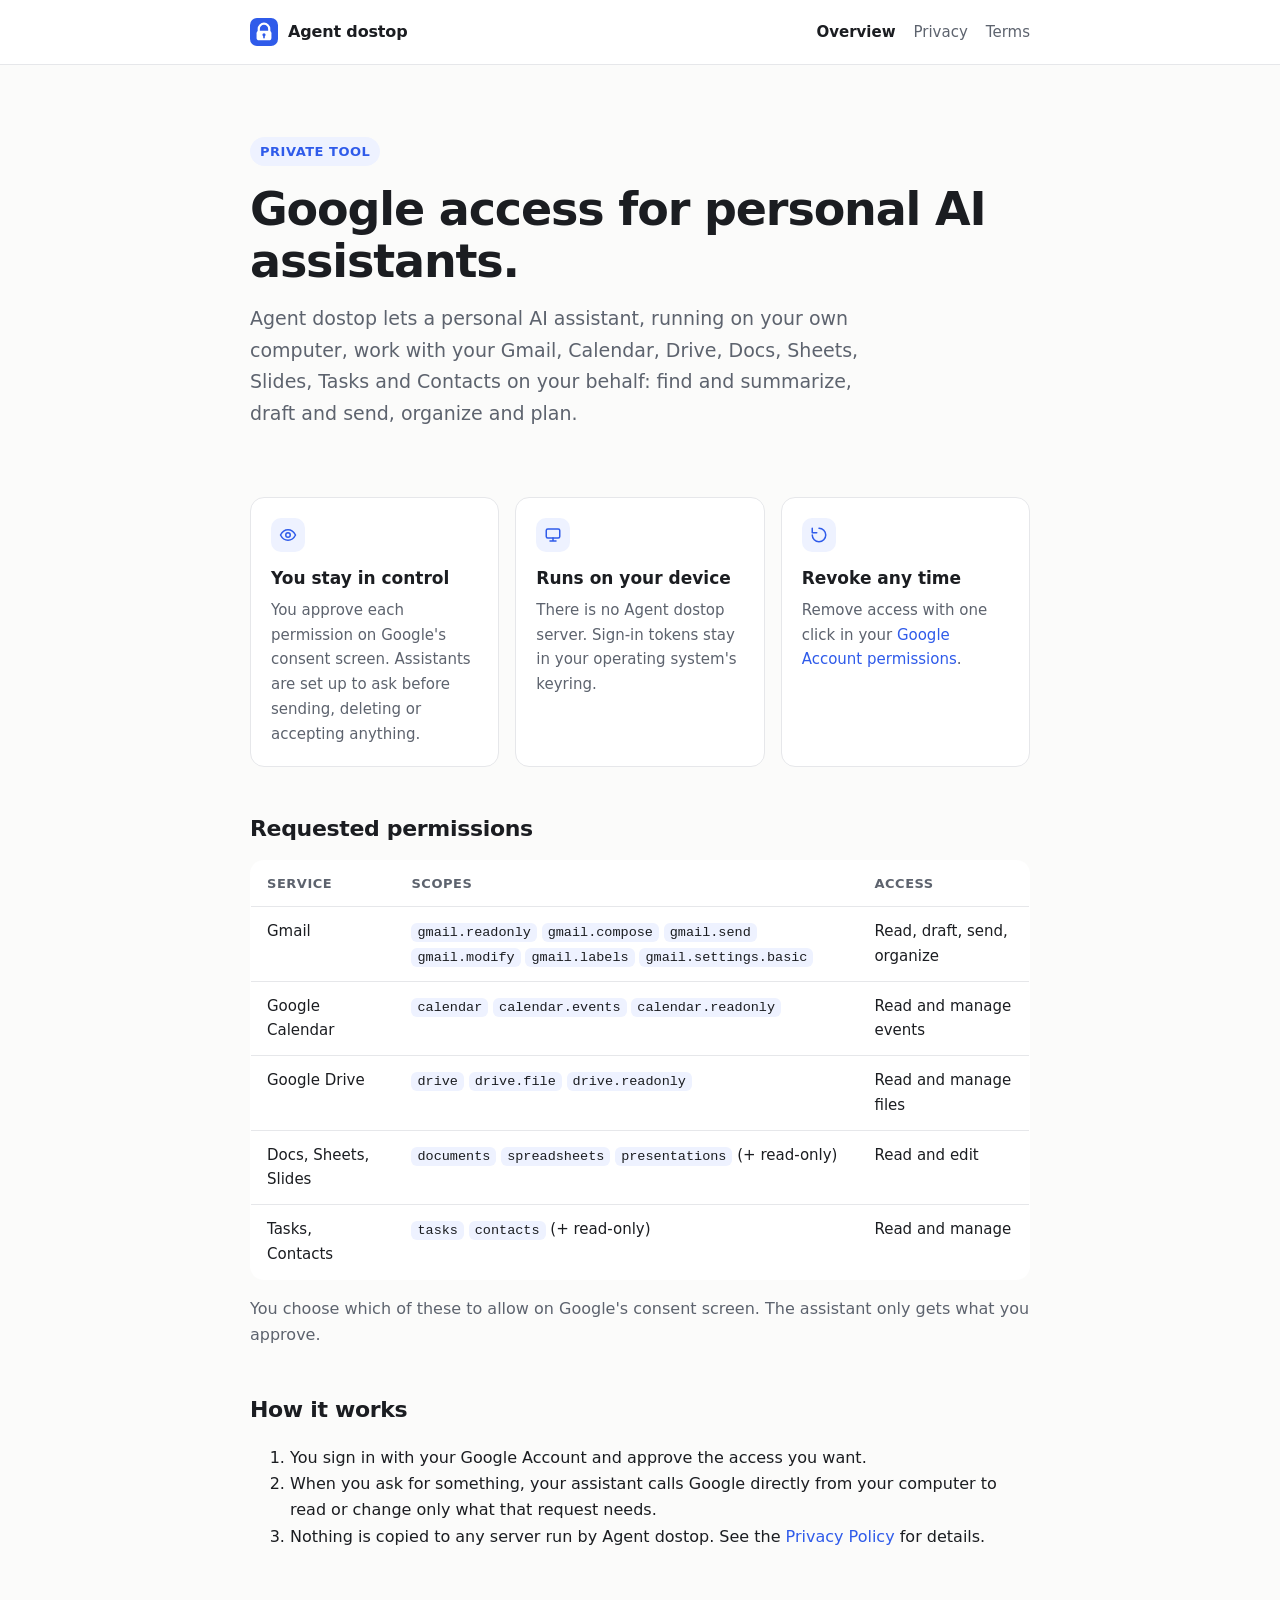
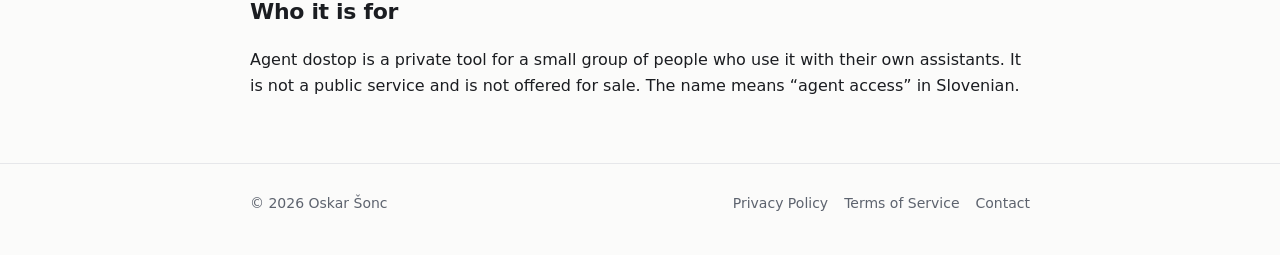
<file: index.html>
<!doctype html>
<html lang="en">
<head>
  <meta charset="utf-8">
  <meta name="viewport" content="width=device-width, initial-scale=1">
  <title>Agent dostop</title>
  <meta name="description" content="Google access for personal AI assistants. Runs on your own device. No servers, no tracking.">
  <link rel="icon" href="assets/logo.svg" type="image/svg+xml">
  <link rel="stylesheet" href="assets/style.css">
</head>
<body>
  <header class="site">
    <div class="wrap">
      <a class="brand" href="./"><img src="assets/logo.svg" alt="" width="28" height="28">Agent dostop</a>
      <nav class="links">
        <a href="./" aria-current="page">Overview</a>
        <a href="privacy.html">Privacy</a>
        <a href="terms.html">Terms</a>
      </nav>
    </div>
  </header>

  <main class="wrap">
    <section class="hero">
      <span class="eyebrow">Private tool</span>
      <h1>Google access for personal AI assistants.</h1>
      <p class="lead">Agent dostop lets a personal AI assistant, running on your own computer, work with your Gmail, Calendar, Drive, Docs, Sheets, Slides, Tasks and Contacts on your behalf: find and summarize, draft and send, organize and plan.</p>
    </section>

    <div class="grid">
      <div class="card">
        <div class="icon"><svg viewBox="0 0 24 24" fill="none" stroke="currentColor" stroke-width="2" stroke-linecap="round" stroke-linejoin="round"><path d="M2 12s3.5-7 10-7 10 7 10 7-3.5 7-10 7S2 12 2 12z"/><circle cx="12" cy="12" r="3"/></svg></div>
        <h3>You stay in control</h3>
        <p>You approve each permission on Google's consent screen. Assistants are set up to ask before sending, deleting or accepting anything.</p>
      </div>
      <div class="card">
        <div class="icon"><svg viewBox="0 0 24 24" fill="none" stroke="currentColor" stroke-width="2" stroke-linecap="round" stroke-linejoin="round"><rect x="3" y="4" width="18" height="12" rx="2"/><path d="M8 20h8M12 16v4"/></svg></div>
        <h3>Runs on your device</h3>
        <p>There is no Agent dostop server. Sign-in tokens stay in your operating system's keyring.</p>
      </div>
      <div class="card">
        <div class="icon"><svg viewBox="0 0 24 24" fill="none" stroke="currentColor" stroke-width="2" stroke-linecap="round" stroke-linejoin="round"><path d="M3 12a9 9 0 1 0 9-9"/><path d="M3 3v6h6"/></svg></div>
        <h3>Revoke any time</h3>
        <p>Remove access with one click in your <a href="https://myaccount.google.com/permissions">Google Account permissions</a>.</p>
      </div>
    </div>

    <h2>Requested permissions</h2>
    <div class="table-scroll">
      <table>
        <thead><tr><th>Service</th><th>Scopes</th><th>Access</th></tr></thead>
        <tbody>
          <tr><td>Gmail</td><td><code>gmail.readonly</code> <code>gmail.compose</code> <code>gmail.send</code> <code>gmail.modify</code> <code>gmail.labels</code> <code>gmail.settings.basic</code></td><td>Read, draft, send, organize</td></tr>
          <tr><td>Google Calendar</td><td><code>calendar</code> <code>calendar.events</code> <code>calendar.readonly</code></td><td>Read and manage events</td></tr>
          <tr><td>Google Drive</td><td><code>drive</code> <code>drive.file</code> <code>drive.readonly</code></td><td>Read and manage files</td></tr>
          <tr><td>Docs, Sheets, Slides</td><td><code>documents</code> <code>spreadsheets</code> <code>presentations</code> (+ read-only)</td><td>Read and edit</td></tr>
          <tr><td>Tasks, Contacts</td><td><code>tasks</code> <code>contacts</code> (+ read-only)</td><td>Read and manage</td></tr>
        </tbody>
      </table>
    </div>
    <p class="muted">You choose which of these to allow on Google's consent screen. The assistant only gets what you approve.</p>

    <h2>How it works</h2>
    <ol>
      <li>You sign in with your Google Account and approve the access you want.</li>
      <li>When you ask for something, your assistant calls Google directly from your computer to read or change only what that request needs.</li>
      <li>Nothing is copied to any server run by Agent dostop. See the <a href="privacy.html">Privacy Policy</a> for details.</li>
    </ol>

    <h2>Who it is for</h2>
    <p>Agent dostop is a private tool for a small group of people who use it with their own assistants. It is not a public service and is not offered for sale. The name means “agent access” in Slovenian.</p>
  </main>

  <footer class="site">
    <div class="wrap">
      <span>© 2026 Oskar Šonc</span>
      <nav>
        <a href="privacy.html">Privacy Policy</a>
        <a href="terms.html">Terms of Service</a>
        <a href="https://github.com/oskarsonc/agent-dostop/issues">Contact</a>
      </nav>
    </div>
  </footer>
</body>
</html>
</file>
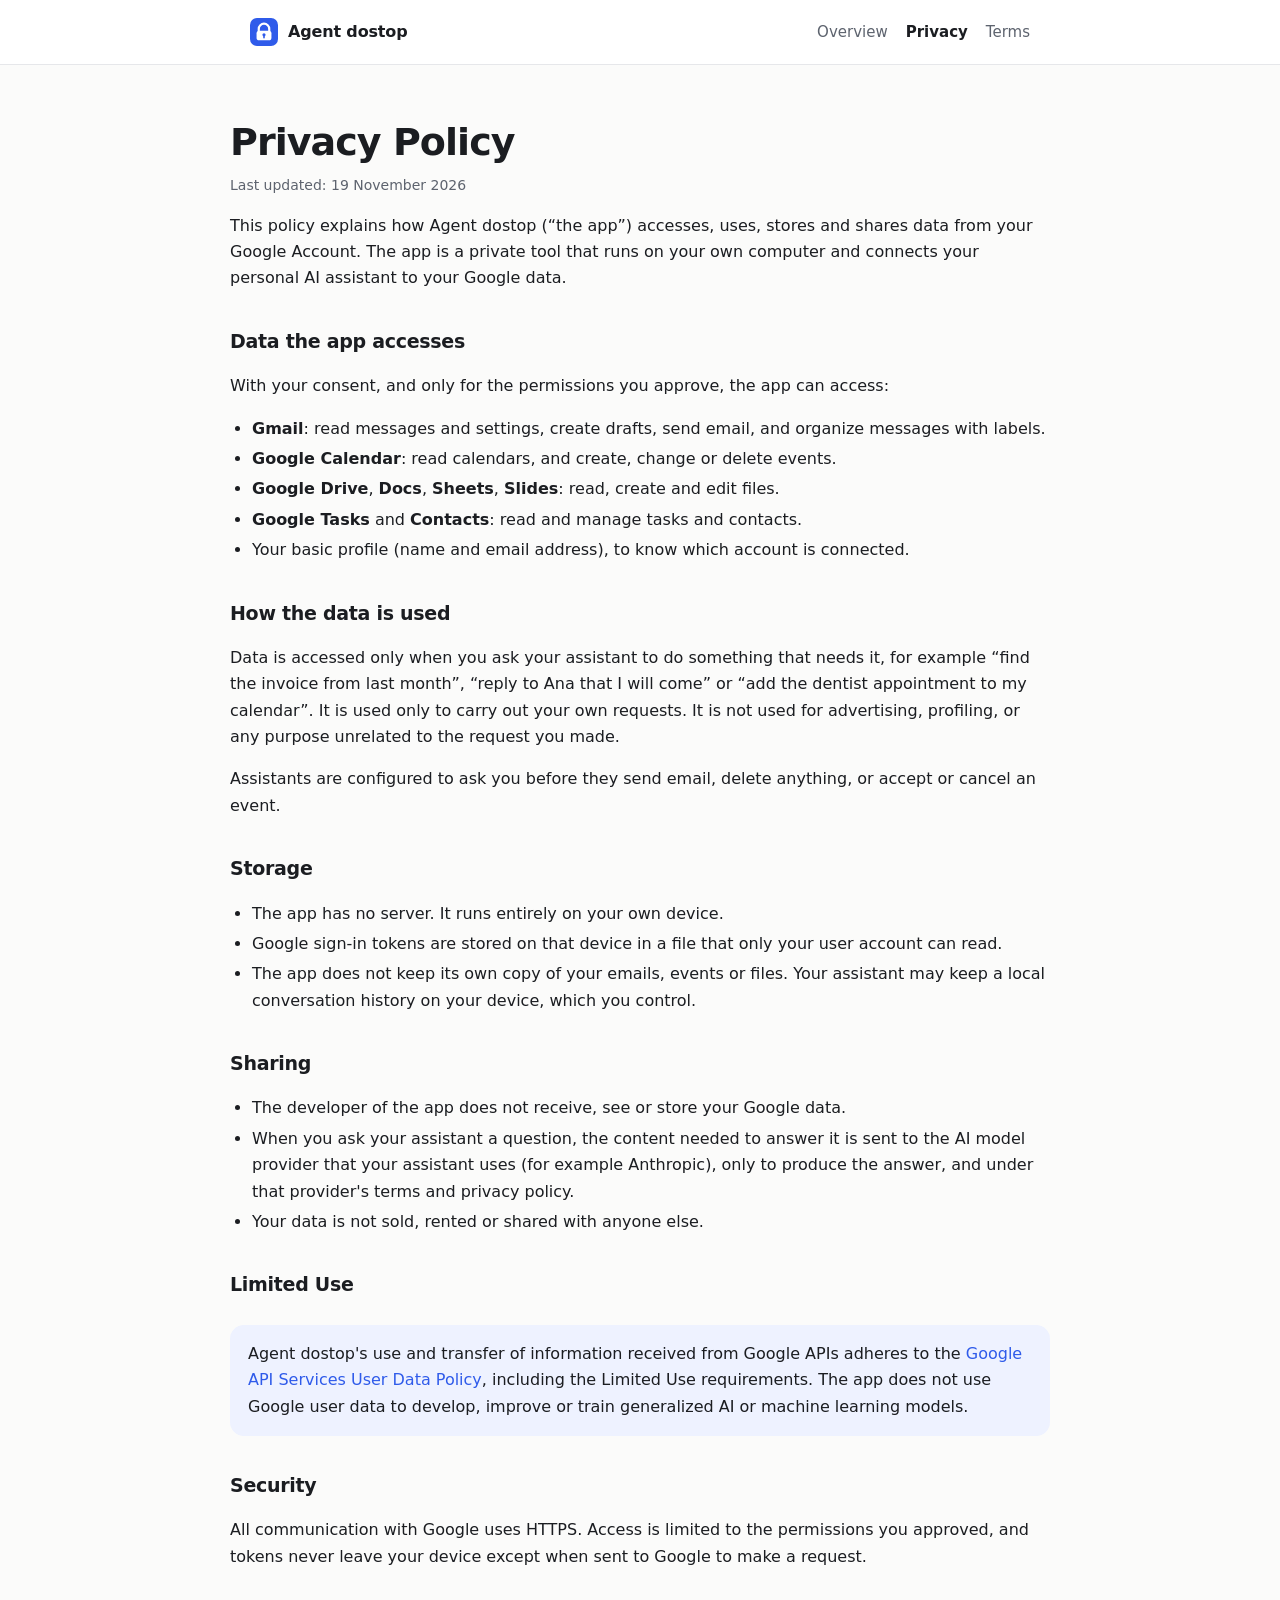
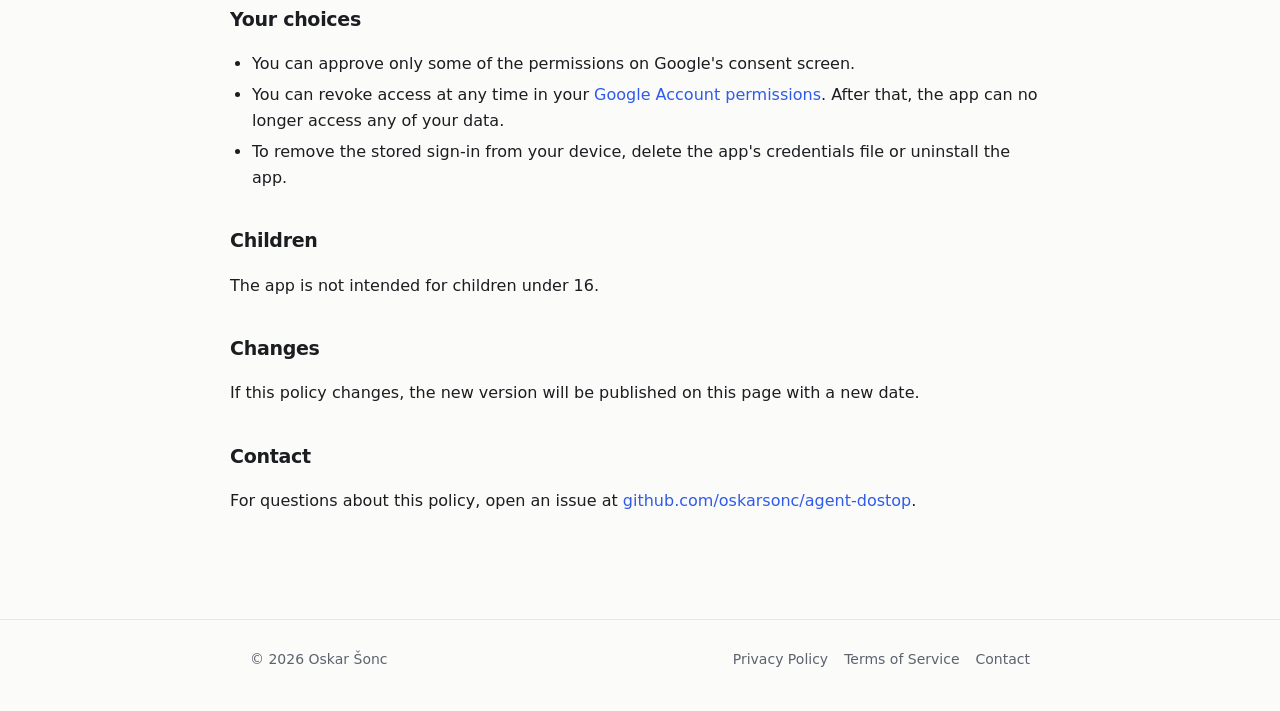
<file: privacy.html>
<!doctype html>
<html lang="en">
<head>
  <meta charset="utf-8">
  <meta name="viewport" content="width=device-width, initial-scale=1">
  <title>Privacy Policy · Agent dostop</title>
  <meta name="description" content="How Agent dostop accesses, uses and protects Google user data.">
  <link rel="icon" href="assets/logo.svg" type="image/svg+xml">
  <link rel="stylesheet" href="assets/style.css">
</head>
<body>
  <header class="site">
    <div class="wrap">
      <a class="brand" href="./"><img src="assets/logo.svg" alt="" width="28" height="28">Agent dostop</a>
      <nav class="links">
        <a href="./">Overview</a>
        <a href="privacy.html" aria-current="page">Privacy</a>
        <a href="terms.html">Terms</a>
      </nav>
    </div>
  </header>

  <main class="wrap doc">
    <h1>Privacy Policy</h1>
    <p class="updated">Last updated: 19 November 2026</p>

    <p>This policy explains how Agent dostop (“the app”) accesses, uses, stores and shares data from your Google Account. The app is a private tool that runs on your own computer and connects your personal AI assistant to your Google data.</p>

    <h2>Data the app accesses</h2>
    <p>With your consent, and only for the permissions you approve, the app can access:</p>
    <ul>
      <li><strong>Gmail</strong>: read messages and settings, create drafts, send email, and organize messages with labels.</li>
      <li><strong>Google Calendar</strong>: read calendars, and create, change or delete events.</li>
      <li><strong>Google Drive</strong>, <strong>Docs</strong>, <strong>Sheets</strong>, <strong>Slides</strong>: read, create and edit files.</li>
      <li><strong>Google Tasks</strong> and <strong>Contacts</strong>: read and manage tasks and contacts.</li>
      <li>Your basic profile (name and email address), to know which account is connected.</li>
    </ul>

    <h2>How the data is used</h2>
    <p>Data is accessed only when you ask your assistant to do something that needs it, for example “find the invoice from last month”, “reply to Ana that I will come” or “add the dentist appointment to my calendar”. It is used only to carry out your own requests. It is not used for advertising, profiling, or any purpose unrelated to the request you made.</p>
    <p>Assistants are configured to ask you before they send email, delete anything, or accept or cancel an event.</p>

    <h2>Storage</h2>
    <ul>
      <li>The app has no server. It runs entirely on your own device.</li>
      <li>Google sign-in tokens are stored on that device in a file that only your user account can read.</li>
      <li>The app does not keep its own copy of your emails, events or files. Your assistant may keep a local conversation history on your device, which you control.</li>
    </ul>

    <h2>Sharing</h2>
    <ul>
      <li>The developer of the app does not receive, see or store your Google data.</li>
      <li>When you ask your assistant a question, the content needed to answer it is sent to the AI model provider that your assistant uses (for example Anthropic), only to produce the answer, and under that provider's terms and privacy policy.</li>
      <li>Your data is not sold, rented or shared with anyone else.</li>
    </ul>

    <h2>Limited Use</h2>
    <div class="note">
      <p>Agent dostop's use and transfer of information received from Google APIs adheres to the <a href="https://developers.google.com/terms/api-services-user-data-policy">Google API Services User Data Policy</a>, including the Limited Use requirements. The app does not use Google user data to develop, improve or train generalized AI or machine learning models.</p>
    </div>

    <h2>Security</h2>
    <p>All communication with Google uses HTTPS. Access is limited to the permissions you approved, and tokens never leave your device except when sent to Google to make a request.</p>

    <h2>Your choices</h2>
    <ul>
      <li>You can approve only some of the permissions on Google's consent screen.</li>
      <li>You can revoke access at any time in your <a href="https://myaccount.google.com/permissions">Google Account permissions</a>. After that, the app can no longer access any of your data.</li>
      <li>To remove the stored sign-in from your device, delete the app's credentials file or uninstall the app.</li>
    </ul>

    <h2>Children</h2>
    <p>The app is not intended for children under 16.</p>

    <h2>Changes</h2>
    <p>If this policy changes, the new version will be published on this page with a new date.</p>

    <h2>Contact</h2>
    <p>For questions about this policy, open an issue at <a href="https://github.com/oskarsonc/agent-dostop/issues">github.com/oskarsonc/agent-dostop</a>.</p>
  </main>

  <footer class="site">
    <div class="wrap">
      <span>© 2026 Oskar Šonc</span>
      <nav>
        <a href="privacy.html">Privacy Policy</a>
        <a href="terms.html">Terms of Service</a>
        <a href="https://github.com/oskarsonc/agent-dostop/issues">Contact</a>
      </nav>
    </div>
  </footer>
</body>
</html>
</file>
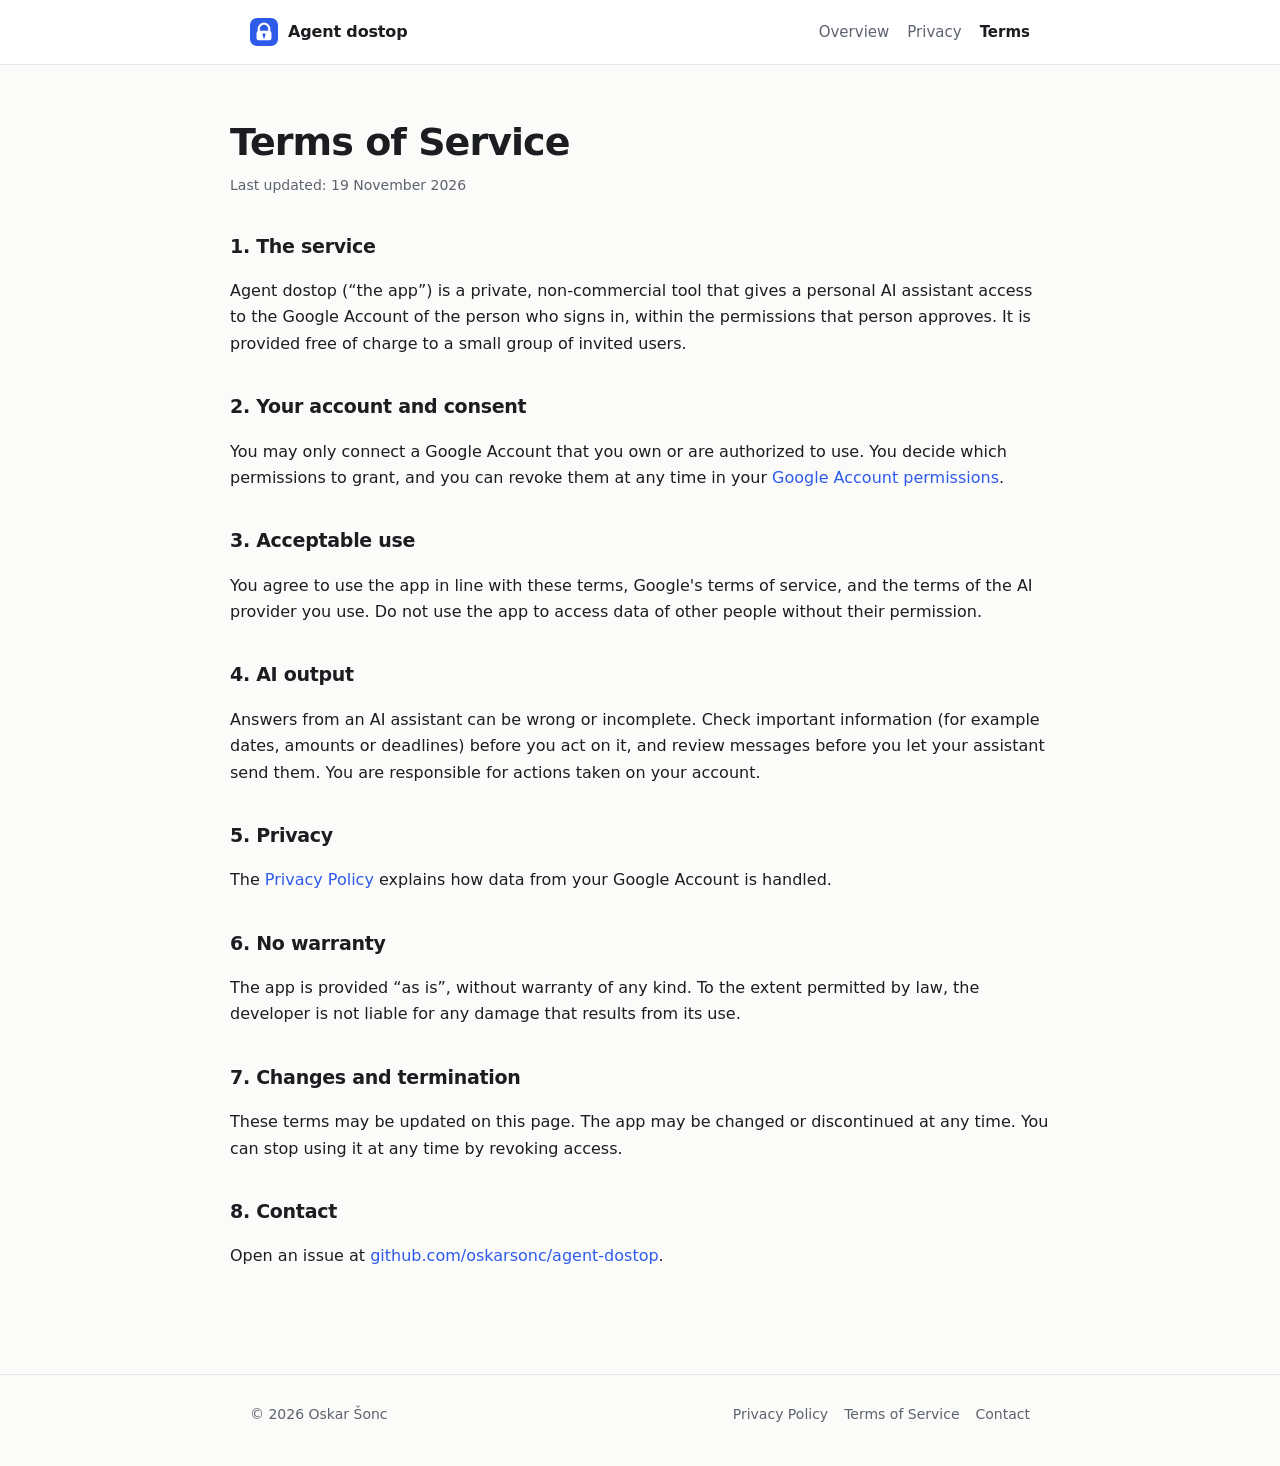
<file: terms.html>
<!doctype html>
<html lang="en">
<head>
  <meta charset="utf-8">
  <meta name="viewport" content="width=device-width, initial-scale=1">
  <title>Terms of Service · Agent dostop</title>
  <meta name="description" content="Terms of Service for Agent dostop.">
  <link rel="icon" href="assets/logo.svg" type="image/svg+xml">
  <link rel="stylesheet" href="assets/style.css">
</head>
<body>
  <header class="site">
    <div class="wrap">
      <a class="brand" href="./"><img src="assets/logo.svg" alt="" width="28" height="28">Agent dostop</a>
      <nav class="links">
        <a href="./">Overview</a>
        <a href="privacy.html">Privacy</a>
        <a href="terms.html" aria-current="page">Terms</a>
      </nav>
    </div>
  </header>

  <main class="wrap doc">
    <h1>Terms of Service</h1>
    <p class="updated">Last updated: 19 November 2026</p>

    <h2>1. The service</h2>
    <p>Agent dostop (“the app”) is a private, non-commercial tool that gives a personal AI assistant access to the Google Account of the person who signs in, within the permissions that person approves. It is provided free of charge to a small group of invited users.</p>

    <h2>2. Your account and consent</h2>
    <p>You may only connect a Google Account that you own or are authorized to use. You decide which permissions to grant, and you can revoke them at any time in your <a href="https://myaccount.google.com/permissions">Google Account permissions</a>.</p>

    <h2>3. Acceptable use</h2>
    <p>You agree to use the app in line with these terms, Google's terms of service, and the terms of the AI provider you use. Do not use the app to access data of other people without their permission.</p>

    <h2>4. AI output</h2>
    <p>Answers from an AI assistant can be wrong or incomplete. Check important information (for example dates, amounts or deadlines) before you act on it, and review messages before you let your assistant send them. You are responsible for actions taken on your account.</p>

    <h2>5. Privacy</h2>
    <p>The <a href="privacy.html">Privacy Policy</a> explains how data from your Google Account is handled.</p>

    <h2>6. No warranty</h2>
    <p>The app is provided “as is”, without warranty of any kind. To the extent permitted by law, the developer is not liable for any damage that results from its use.</p>

    <h2>7. Changes and termination</h2>
    <p>These terms may be updated on this page. The app may be changed or discontinued at any time. You can stop using it at any time by revoking access.</p>

    <h2>8. Contact</h2>
    <p>Open an issue at <a href="https://github.com/oskarsonc/agent-dostop/issues">github.com/oskarsonc/agent-dostop</a>.</p>
  </main>

  <footer class="site">
    <div class="wrap">
      <span>© 2026 Oskar Šonc</span>
      <nav>
        <a href="privacy.html">Privacy Policy</a>
        <a href="terms.html">Terms of Service</a>
        <a href="https://github.com/oskarsonc/agent-dostop/issues">Contact</a>
      </nav>
    </div>
  </footer>
</body>
</html>
</file>
<file: assets/style.css>
:root {
  --bg: #fbfbfa;
  --surface: #ffffff;
  --text: #1b1d21;
  --muted: #5d636e;
  --line: #e6e7ea;
  --accent: #2f5bea;
  --accent-soft: #eef2ff;
  --ok: #1a7f52;
  --radius: 14px;
  --font: ui-sans-serif, system-ui, -apple-system, "Segoe UI", Roboto, "Helvetica Neue", Arial, sans-serif;
  --mono: ui-monospace, SFMono-Regular, Menlo, Consolas, monospace;
}

@media (prefers-color-scheme: dark) {
  :root {
    --bg: #0f1115;
    --surface: #161920;
    --text: #e8eaee;
    --muted: #9aa1ad;
    --line: #262a33;
    --accent: #7c9bff;
    --accent-soft: #1b2236;
    --ok: #4cc38a;
  }
}

* { box-sizing: border-box; }

html { -webkit-text-size-adjust: 100%; }

body {
  margin: 0;
  background: var(--bg);
  color: var(--text);
  font: 16px/1.65 var(--font);
}

a { color: var(--accent); text-decoration: none; }
a:hover { text-decoration: underline; }

.wrap { max-width: 820px; margin: 0 auto; padding: 0 20px; }

header.site {
  border-bottom: 1px solid var(--line);
  background: var(--surface);
}
header.site .wrap {
  display: flex; align-items: center; justify-content: space-between;
  height: 64px; gap: 16px;
}
.brand { display: flex; align-items: center; gap: 10px; color: var(--text); font-weight: 650; letter-spacing: -0.01em; }
.brand:hover { text-decoration: none; }
.brand svg { width: 28px; height: 28px; flex: none; }
nav.links { display: flex; gap: 18px; font-size: 15px; }
nav.links a { color: var(--muted); }
nav.links a[aria-current="page"] { color: var(--text); font-weight: 600; }

.hero { padding: 72px 0 40px; }
.eyebrow {
  display: inline-block; font-size: 13px; font-weight: 600; letter-spacing: 0.04em;
  text-transform: uppercase; color: var(--accent); background: var(--accent-soft);
  padding: 4px 10px; border-radius: 999px;
}
h1 { font-size: clamp(32px, 6vw, 46px); line-height: 1.12; letter-spacing: -0.025em; margin: 18px 0 16px; }
.lead { font-size: 19px; color: var(--muted); max-width: 640px; margin: 0; }

h2 { font-size: 22px; letter-spacing: -0.015em; margin: 44px 0 12px; }
h3 { font-size: 17px; margin: 0 0 6px; }
p, li { color: var(--text); }
.muted { color: var(--muted); }

.grid { display: grid; grid-template-columns: repeat(auto-fit, minmax(220px, 1fr)); gap: 16px; margin: 28px 0 8px; }
.card {
  background: var(--surface); border: 1px solid var(--line); border-radius: var(--radius);
  padding: 20px;
}
.card p { margin: 0; color: var(--muted); font-size: 15px; }
.icon { width: 34px; height: 34px; border-radius: 10px; background: var(--accent-soft); color: var(--accent);
  display: grid; place-items: center; margin-bottom: 12px; }
.icon svg { width: 18px; height: 18px; }

table { width: 100%; border-collapse: collapse; background: var(--surface); border: 1px solid var(--line);
  border-radius: var(--radius); overflow: hidden; font-size: 15px; }
th, td { text-align: left; padding: 12px 16px; border-bottom: 1px solid var(--line); vertical-align: top; }
tr:last-child td { border-bottom: 0; }
th { font-size: 13px; text-transform: uppercase; letter-spacing: 0.04em; color: var(--muted); font-weight: 600; }
code { font: 13.5px var(--mono); background: var(--accent-soft); padding: 2px 6px; border-radius: 6px; word-break: break-word; }
.table-scroll { overflow-x: auto; }

.badge { display: inline-block; font-size: 12px; font-weight: 600; color: var(--ok); border: 1px solid currentColor;
  border-radius: 999px; padding: 1px 8px; white-space: nowrap; }

.doc { padding: 56px 0 24px; }
.doc h1 { font-size: clamp(30px, 5vw, 38px); margin-top: 0; }
.doc h2 { font-size: 19px; margin-top: 34px; }
.doc ul { padding-left: 22px; }
.doc li { margin: 4px 0; }
.updated { color: var(--muted); font-size: 14px; margin-top: -6px; }
.note { background: var(--accent-soft); border-radius: var(--radius); padding: 16px 18px; margin: 24px 0; }
.note p { margin: 0; }

footer.site { border-top: 1px solid var(--line); margin-top: 64px; padding: 28px 0 40px; font-size: 14px; color: var(--muted); }
footer.site .wrap { display: flex; flex-wrap: wrap; justify-content: space-between; gap: 12px; }
footer.site nav { display: flex; gap: 16px; }
footer.site a { color: var(--muted); }

@media (max-width: 520px) {
  nav.links { gap: 12px; font-size: 14px; }
  .hero { padding-top: 48px; }
  th, td { padding: 10px 12px; }
}
</file>
